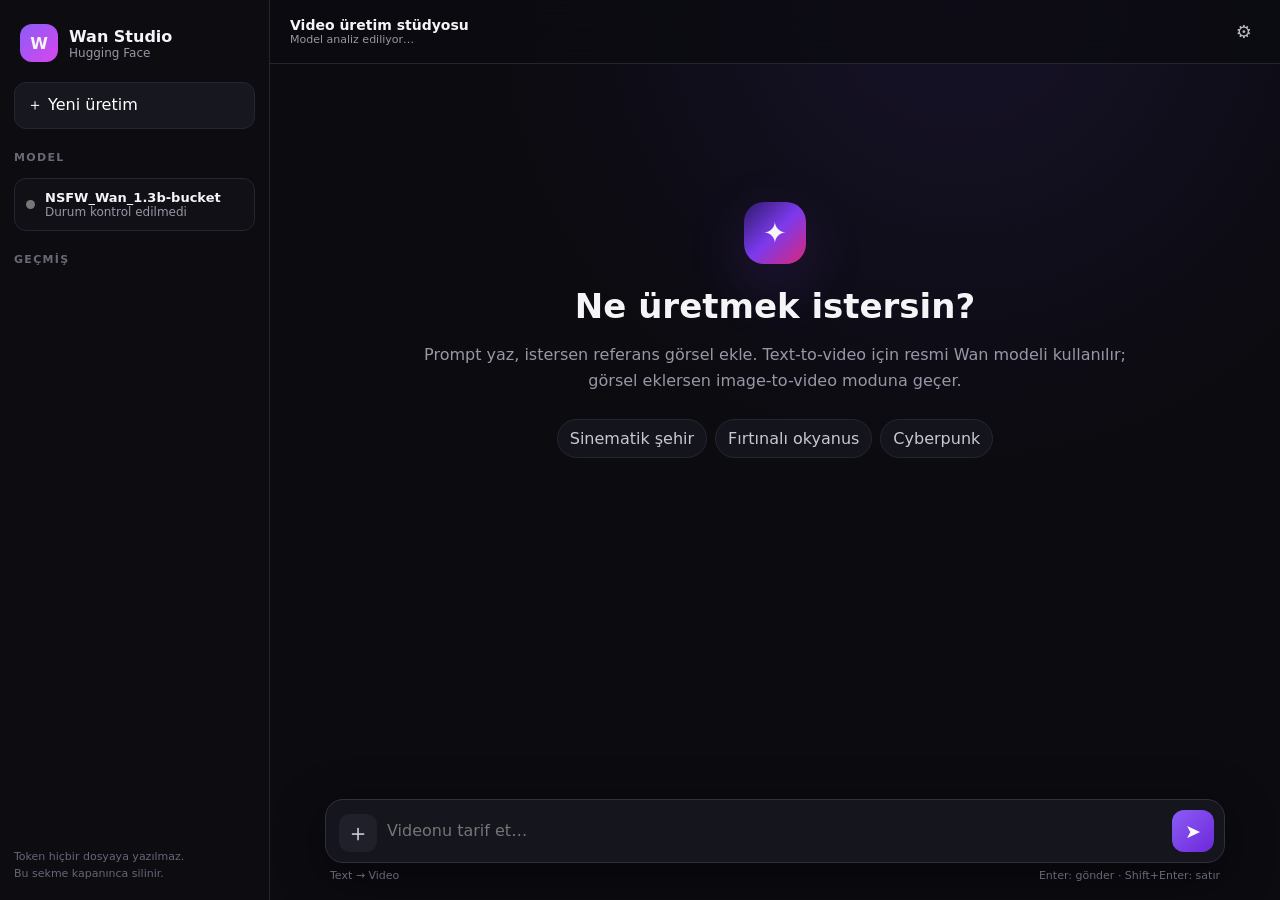
<file: index.html>
<!doctype html>
<html lang="tr">
<head>
  <meta charset="utf-8" />
  <meta name="viewport" content="width=device-width,initial-scale=1" />
  <meta name="theme-color" content="#0b0b10" />
  <title>Wan Studio — Hugging Face Video</title>
  <link rel="stylesheet" href="style.css" />
</head>
<body>
  <div class="app-shell">
    <aside class="sidebar" id="sidebar">
      <div class="brand"><div class="logo">W</div><div><b>Wan Studio</b><span>Hugging Face</span></div></div>
      <button class="new-chat" id="newChat">＋ Yeni üretim</button>
      <div class="side-title">MODEL</div>
      <div class="model-card">
        <div class="dot" id="statusDot"></div>
        <div class="model-text"><b id="modelShort">NSFW_Wan_1.3b-bucket</b><small id="modelStatus">Durum kontrol edilmedi</small></div>
      </div>
      <div class="side-title">GEÇMİŞ</div>
      <div id="history" class="history"></div>
      <div class="sidebar-footer">Token hiçbir dosyaya yazılmaz.<br/>Bu sekme kapanınca silinir.</div>
    </aside>

    <main class="main">
      <header class="topbar">
        <button class="icon-btn menu-btn" id="menuBtn">☰</button>
        <div><b>Video üretim stüdyosu</b><span id="pipelineLabel">Model analiz ediliyor…</span></div>
        <button class="icon-btn" id="settingsBtn">⚙</button>
      </header>

      <section class="content" id="content">
        <div class="hero" id="hero">
          <div class="hero-orb">✦</div>
          <h1>Ne üretmek istersin?</h1>
          <p>Prompt yaz, istersen referans görsel ekle. Text-to-video için resmi Wan modeli kullanılır; görsel eklersen image-to-video moduna geçer.</p>
          <div class="chips">
            <button data-prompt="Cinematic slow-motion city scene at night, volumetric lighting, realistic camera movement">Sinematik şehir</button>
            <button data-prompt="A dramatic ocean storm at sunset, cinematic camera, realistic waves, high detail">Fırtınalı okyanus</button>
            <button data-prompt="Futuristic neon vehicle moving through a rainy cyberpunk street, cinematic tracking shot">Cyberpunk</button>
          </div>
        </div>
        <div id="messages" class="messages"></div>
      </section>

      <section class="composer-wrap">
        <div id="filePreview" class="file-preview hidden"></div>
        <div class="composer">
          <label class="attach" title="Görsel ekle">＋<input id="fileInput" type="file" accept="image/*" hidden /></label>
          <textarea id="prompt" rows="1" placeholder="Videonu tarif et…"></textarea>
          <button id="generateBtn" class="generate">➤</button>
        </div>
        <div class="composer-meta"><span id="modeBadge">Text → Video</span><span>Enter: gönder · Shift+Enter: satır</span></div>
      </section>
    </main>
  </div>

  <div class="modal hidden" id="settingsModal">
    <div class="modal-card">
      <div class="modal-head"><h2>Bağlantı ayarları</h2><button class="icon-btn" id="closeSettings">✕</button></div>
      <label>Hugging Face Access Token</label>
      <input id="tokenInput" type="password" placeholder="hf_..." autocomplete="off" />
      <small>Güvenlik için token source code'a kaydedilmez; yalnızca sessionStorage'da tutulur.</small>
      <label>Model ID</label>
      <input id="modelInput" value="Wan-AI/Wan2.1-T2V-1.3B" />
      <label>Özel Inference Endpoint URL <em>(opsiyonel)</em></label>
      <input id="endpointInput" placeholder="https://xxxxx.endpoints.huggingface.cloud" />
      <label>Provider</label>
      <select id="providerInput">
        <option value="fal-ai" selected>fal-ai</option><option value="auto">Auto</option><option value="replicate">replicate</option><option value="novita">novita</option><option value="together">together</option><option value="wavespeed">wavespeed</option><option value="hf-inference">hf-inference</option>
      </select>
      <div class="modal-actions"><button id="checkBtn" class="secondary">Modeli kontrol et</button><button id="saveSettings" class="primary">Kaydet</button></div>
      <div id="checkResult" class="check-result"></div>
    </div>
  </div>

  <script type="module" src="app.js?v=20260927-3"></script>
</body>
</html>
</file>
<file: style.css>
:root{--bg:#0b0b10;--panel:#121219;--panel2:#171720;--line:#262633;--text:#f5f5f7;--muted:#9797a6;--accent:#8b5cf6;--accent2:#6d28d9;--good:#22c55e;--bad:#ef4444}*{box-sizing:border-box}body{margin:0;background:radial-gradient(circle at 75% 0,#171229 0,#0b0b10 35%);color:var(--text);font-family:Inter,ui-sans-serif,system-ui,-apple-system,Segoe UI,Roboto,Arial,sans-serif;height:100vh;overflow:hidden}.app-shell{display:grid;grid-template-columns:270px 1fr;height:100vh}.sidebar{border-right:1px solid var(--line);background:rgba(12,12,18,.94);padding:18px 14px;display:flex;flex-direction:column;gap:14px}.brand{display:flex;gap:11px;align-items:center;padding:6px}.brand .logo{width:38px;height:38px;display:grid;place-items:center;border-radius:12px;background:linear-gradient(135deg,var(--accent),#d946ef);font-weight:900}.brand div:last-child{display:flex;flex-direction:column}.brand span,.model-text small{font-size:12px;color:var(--muted)}button,input,textarea,select{font:inherit}.new-chat{border:1px solid var(--line);background:var(--panel2);color:#fff;border-radius:12px;padding:12px;cursor:pointer;text-align:left}.new-chat:hover{border-color:#45455a}.side-title{font-size:11px;font-weight:800;color:#686878;letter-spacing:.12em;margin-top:8px}.model-card{display:flex;align-items:center;gap:10px;padding:11px;border:1px solid var(--line);border-radius:12px;background:#101016}.dot{width:9px;height:9px;border-radius:50%;background:#777}.dot.good{background:var(--good);box-shadow:0 0 12px #22c55e99}.dot.bad{background:var(--bad);box-shadow:0 0 12px #ef444477}.model-text{min-width:0;display:flex;flex-direction:column}.model-text b{font-size:13px;white-space:nowrap;overflow:hidden;text-overflow:ellipsis}.history{display:flex;flex-direction:column;gap:7px;overflow:auto}.history-item{padding:9px 10px;border-radius:9px;color:#c8c8d3;font-size:13px;white-space:nowrap;overflow:hidden;text-overflow:ellipsis;cursor:pointer}.history-item:hover{background:#171720}.sidebar-footer{margin-top:auto;color:#666677;font-size:11px;line-height:1.5}.main{display:grid;grid-template-rows:64px 1fr auto;min-width:0}.topbar{display:flex;align-items:center;gap:12px;border-bottom:1px solid var(--line);padding:0 20px;background:rgba(11,11,16,.75);backdrop-filter:blur(18px);z-index:5}.topbar>div{display:flex;flex-direction:column;flex:1}.topbar b{font-size:14px}.topbar span{color:var(--muted);font-size:11px}.icon-btn{border:0;background:transparent;color:#bbb;cursor:pointer;font-size:18px;border-radius:9px;padding:8px}.icon-btn:hover{background:#1c1c25;color:#fff}.menu-btn{display:none}.content{overflow:auto;padding:30px max(20px,calc((100% - 900px)/2));scroll-behavior:smooth}.hero{text-align:center;max-width:720px;margin:12vh auto 0}.hero-orb{width:62px;height:62px;margin:auto;display:grid;place-items:center;border-radius:20px;background:linear-gradient(135deg,#2d1b69,#7c3aed,#db2777);font-size:29px;box-shadow:0 20px 60px #7c3aed33}.hero h1{font-size:34px;margin:22px 0 9px}.hero p{color:var(--muted);line-height:1.65}.chips{display:flex;justify-content:center;flex-wrap:wrap;gap:8px;margin-top:24px}.chips button{background:#14141c;border:1px solid var(--line);color:#c8c8d3;padding:9px 12px;border-radius:999px;cursor:pointer}.messages{display:flex;flex-direction:column;gap:24px}.message{display:flex;gap:14px;max-width:820px}.message.user{margin-left:auto;flex-direction:row-reverse}.avatar{width:32px;height:32px;border-radius:10px;display:grid;place-items:center;background:#1b1b24;flex:none}.user .avatar{background:#3c2b6e}.bubble{background:#13131b;border:1px solid var(--line);border-radius:16px;padding:14px 16px;line-height:1.55;max-width:min(720px,78vw)}.user .bubble{background:#1d1830}.result-video{width:min(720px,76vw);border-radius:16px;border:1px solid var(--line);background:#000;margin-top:10px}.result-actions{display:flex;gap:8px;margin-top:10px}.result-actions a,.result-actions button{color:#fff;background:#1d1d28;border:1px solid #323244;border-radius:9px;padding:8px 10px;text-decoration:none;cursor:pointer}.composer-wrap{padding:8px max(20px,calc((100% - 900px)/2)) 18px;background:linear-gradient(transparent,#0b0b10 20%)}.composer{display:flex;align-items:flex-end;gap:10px;background:#15151d;border:1px solid #30303d;border-radius:18px;padding:10px 10px 10px 13px;box-shadow:0 12px 50px #0006}.composer:focus-within{border-color:#5a467e}.composer textarea{flex:1;resize:none;max-height:180px;background:transparent;border:0;outline:0;color:#fff;padding:10px 0;line-height:1.4}.attach{width:38px;height:38px;border-radius:11px;display:grid;place-items:center;background:#20202a;cursor:pointer;font-size:24px;color:#cfcfd9}.generate{width:42px;height:42px;border:0;border-radius:12px;background:linear-gradient(135deg,var(--accent),var(--accent2));color:#fff;cursor:pointer;font-size:19px}.generate:disabled{opacity:.45;cursor:not-allowed}.composer-meta{display:flex;justify-content:space-between;color:#666677;font-size:11px;padding:6px 5px 0}.file-preview{display:inline-flex;align-items:center;gap:10px;background:#171720;border:1px solid var(--line);border-radius:12px;padding:8px;margin-bottom:7px}.file-preview img{width:46px;height:46px;object-fit:cover;border-radius:8px}.file-preview button{border:0;background:#2a2a36;color:#fff;border-radius:7px;cursor:pointer}.hidden{display:none!important}.modal{position:fixed;inset:0;background:#0009;backdrop-filter:blur(8px);display:grid;place-items:center;padding:20px;z-index:20}.modal-card{width:min(560px,100%);background:#121219;border:1px solid #30303c;border-radius:20px;padding:22px;box-shadow:0 30px 100px #000}.modal-head{display:flex;align-items:center;justify-content:space-between}.modal-head h2{margin:0 0 18px}.modal-card label{display:block;font-size:12px;color:#b6b6c2;margin:14px 0 6px}.modal-card em{color:#777;font-style:normal}.modal-card input,.modal-card select{width:100%;padding:12px;border:1px solid #333342;border-radius:10px;background:#0d0d13;color:#fff;outline:0}.modal-card small{display:block;color:#77778a;margin-top:6px}.modal-actions{display:flex;justify-content:flex-end;gap:8px;margin-top:18px}.primary,.secondary{padding:10px 14px;border-radius:10px;cursor:pointer}.primary{border:0;background:var(--accent);color:#fff}.secondary{border:1px solid #343444;background:#1a1a23;color:#fff}.check-result{font-size:12px;color:#aaa;margin-top:12px;line-height:1.5}.loader{display:inline-block;width:15px;height:15px;border:2px solid #555;border-top-color:#fff;border-radius:50%;animation:spin .7s linear infinite}@keyframes spin{to{transform:rotate(360deg)}}@media(max-width:800px){.app-shell{grid-template-columns:1fr}.sidebar{position:fixed;inset:0 auto 0 0;width:280px;z-index:30;transform:translateX(-100%);transition:.25s}.sidebar.open{transform:translateX(0)}.menu-btn{display:block}.content{padding:22px 14px}.composer-wrap{padding:8px 12px 12px}.hero{margin-top:7vh}.hero h1{font-size:28px}.bubble,.result-video{max-width:82vw}.topbar{padding:0 12px}}
</file>
